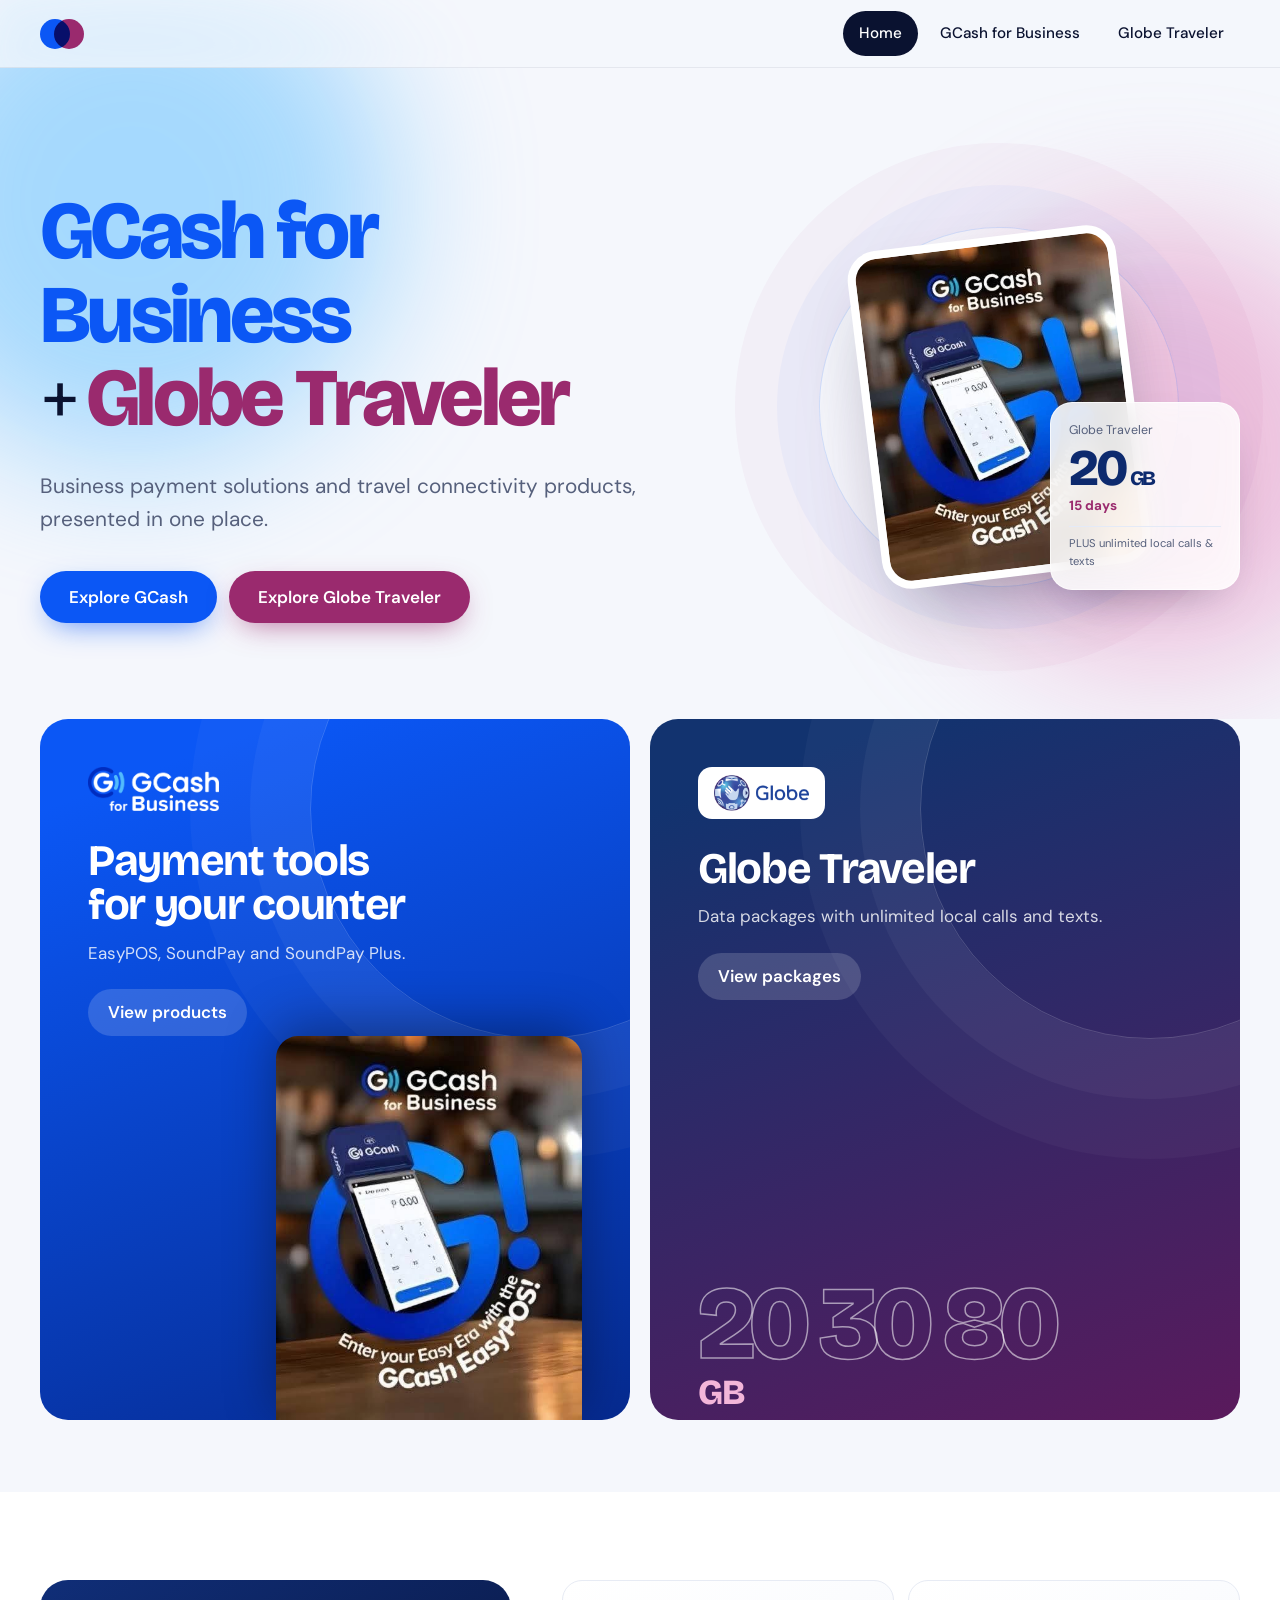
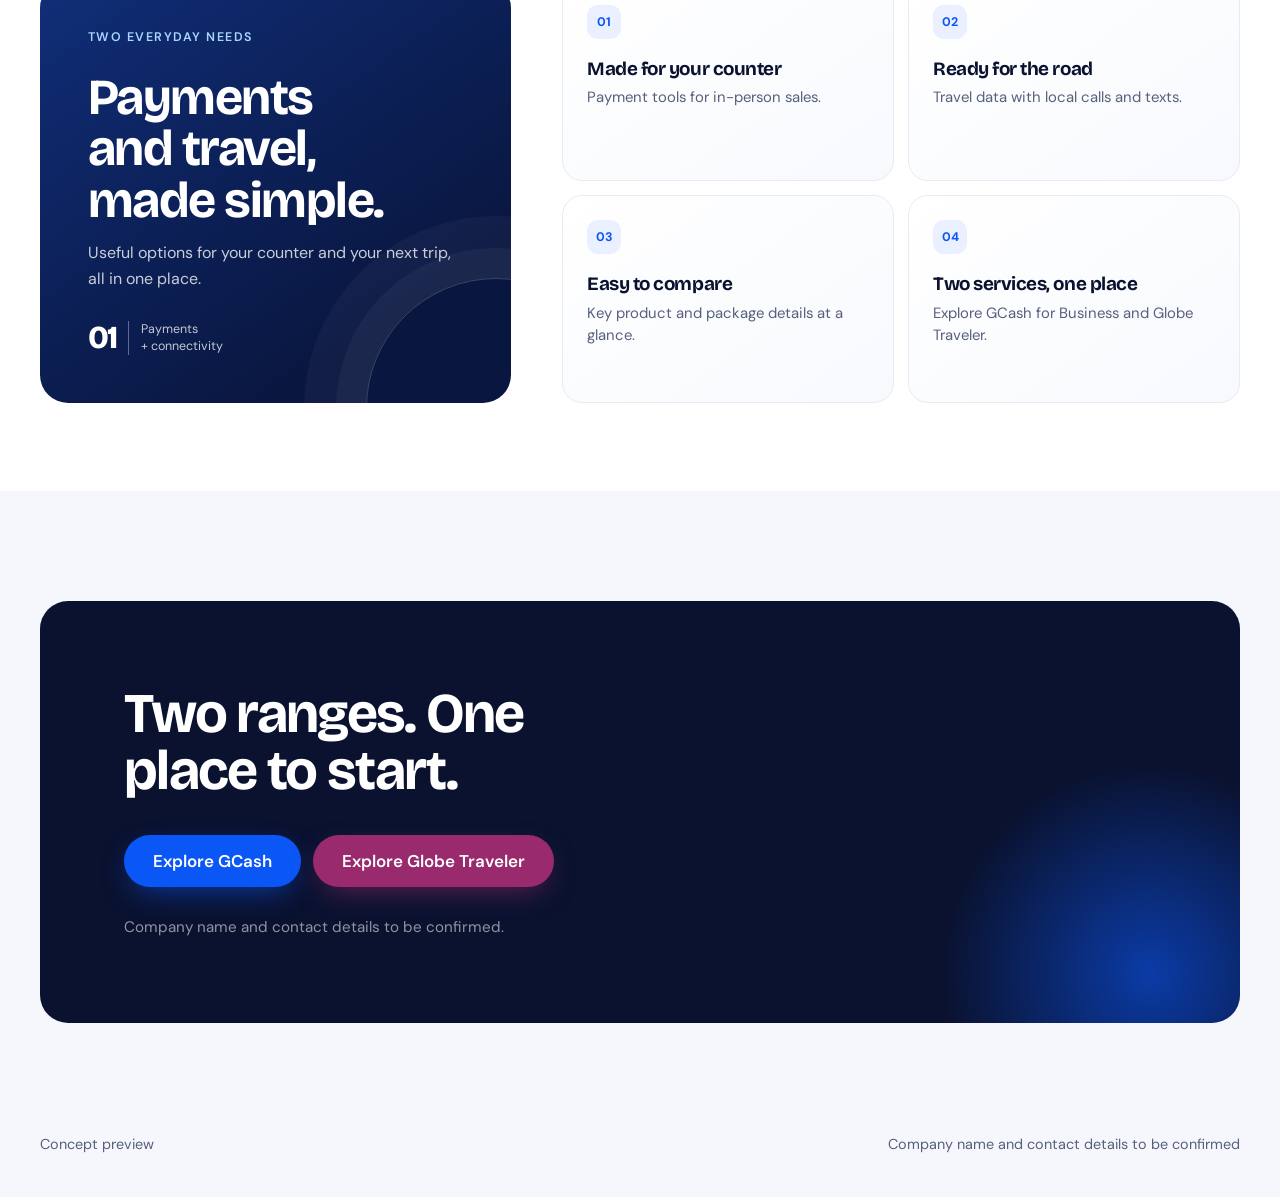
<file: index.html>
<!DOCTYPE html><html lang="en"><head><meta charset="utf-8"><meta name="viewport" content="width=device-width,initial-scale=1"><title>GCash for Business + Globe Traveler</title><meta name="description" content="Business payment solutions and travel connectivity products."><link rel="preconnect" href="https://fonts.googleapis.com"><link rel="preconnect" href="https://fonts.gstatic.com" crossorigin><link href="https://fonts.googleapis.com/css2?family=Bricolage+Grotesque:opsz,wght@12..96,300;12..96,600;12..96,700;12..96,800&family=DM+Sans:wght@400;500;600&display=swap" rel="stylesheet"><link rel="stylesheet" href="css/styles.css"></head><body><header class="site-header"><a class="mark" href="index.html" aria-label="Home"><i></i><i></i></a><nav id="nav" class="nav" aria-label="Main"><a href="index.html" aria-current="page">Home</a><a href="gcash.html">GCash for Business</a><a href="globe.html">Globe Traveler</a></nav><button class="menu-btn" aria-expanded="false" aria-controls="nav" aria-label="Open menu"><span></span><span></span></button></header><main>
<section class="hero"><div class="orb o1"></div><div class="orb o2"></div><div class="wrap">
<div class="hero-copy"><h1><span class="l1" data-in style="--i:0">GCash for Business</span><span class="l2" data-in style="--i:1"><em class="plus">+</em>Globe Traveler</span></h1>
<p class="lede" data-in style="--i:2">Business payment solutions and travel connectivity products, presented in one place.</p>
<div class="ctas" data-in style="--i:3"><a class="btn btn-blue" href="gcash.html">Explore GCash</a><a class="btn btn-plum" href="globe.html">Explore Globe Traveler</a></div></div><div class="home-art" aria-label="Featured products"><div class="home-device"><img src="assets/easypos.jpg" alt="GCash EasyPOS payment terminal"></div><div class="home-data"><span>Globe Traveler</span><strong>20<small>GB</small></strong><b>15 days</b><i>PLUS unlimited local calls &amp; texts</i></div><span class="art-orbit"></span></div></div></section>
<section class="wrap cats">
<a class="cat cat-gcash" href="gcash.html" data-reveal><div class="rings"></div><img class="logo" src="assets/gcash-for-business-logo.png" alt="GCash for Business" width="129" height="43"><h3>Payment tools for your counter</h3><p>EasyPOS, SoundPay and SoundPay Plus.</p><span class="go">View products</span><img class="shot" src="assets/easypos.jpg" alt="GCash EasyPOS handheld terminal" width="495" height="620"></a>
<a class="cat cat-globe" href="globe.html" data-reveal style="--i:1"><div class="rings"></div><span class="chip"><img src="assets/globe-logo.png" alt="Globe" width="95" height="36"></span><h3>Globe Traveler</h3><p>Data packages with unlimited local calls and texts.</p><span class="go">View packages</span><div class="gb" aria-hidden="true">20 30 80<small>GB</small></div></a>
</section>
<section class="why-sec"><div class="wrap why-grid"><div class="why-intro" data-reveal><span class="eyebrow">Two everyday needs</span><h2>Payments and travel, made simple.</h2><p>Useful options for your counter and your next trip, all in one place.</p><div class="why-stamp"><b>01</b><span>Payments<br>+ connectivity</span></div></div><ul class="why">
<li data-reveal style="--i:1"><h3>Made for your counter</h3><p>Payment tools for in-person sales.</p></li>
<li data-reveal style="--i:2"><h3>Ready for the road</h3><p>Travel data with local calls and texts.</p></li>
<li data-reveal style="--i:3"><h3>Easy to compare</h3><p>Key product and package details at a glance.</p></li>
<li data-reveal style="--i:4"><h3>Two services, one place</h3><p>Explore GCash for Business and Globe Traveler.</p></li></ul></div></section>
<section class="cta"><div class="wrap"><div class="cta-box" data-reveal><h2>Two ranges. One place to start.</h2><div class="ctas"><a class="btn btn-blue" href="gcash.html">Explore GCash</a><a class="btn btn-plum" href="globe.html">Explore Globe Traveler</a></div><p class="note">Company name and contact details to be confirmed.</p></div></div></section>
</main><footer class="site-footer"><div class="wrap"><span>Concept preview</span><span>Company name and contact details to be confirmed</span></div></footer><script src="js/app.js"></script></body></html>
</file>
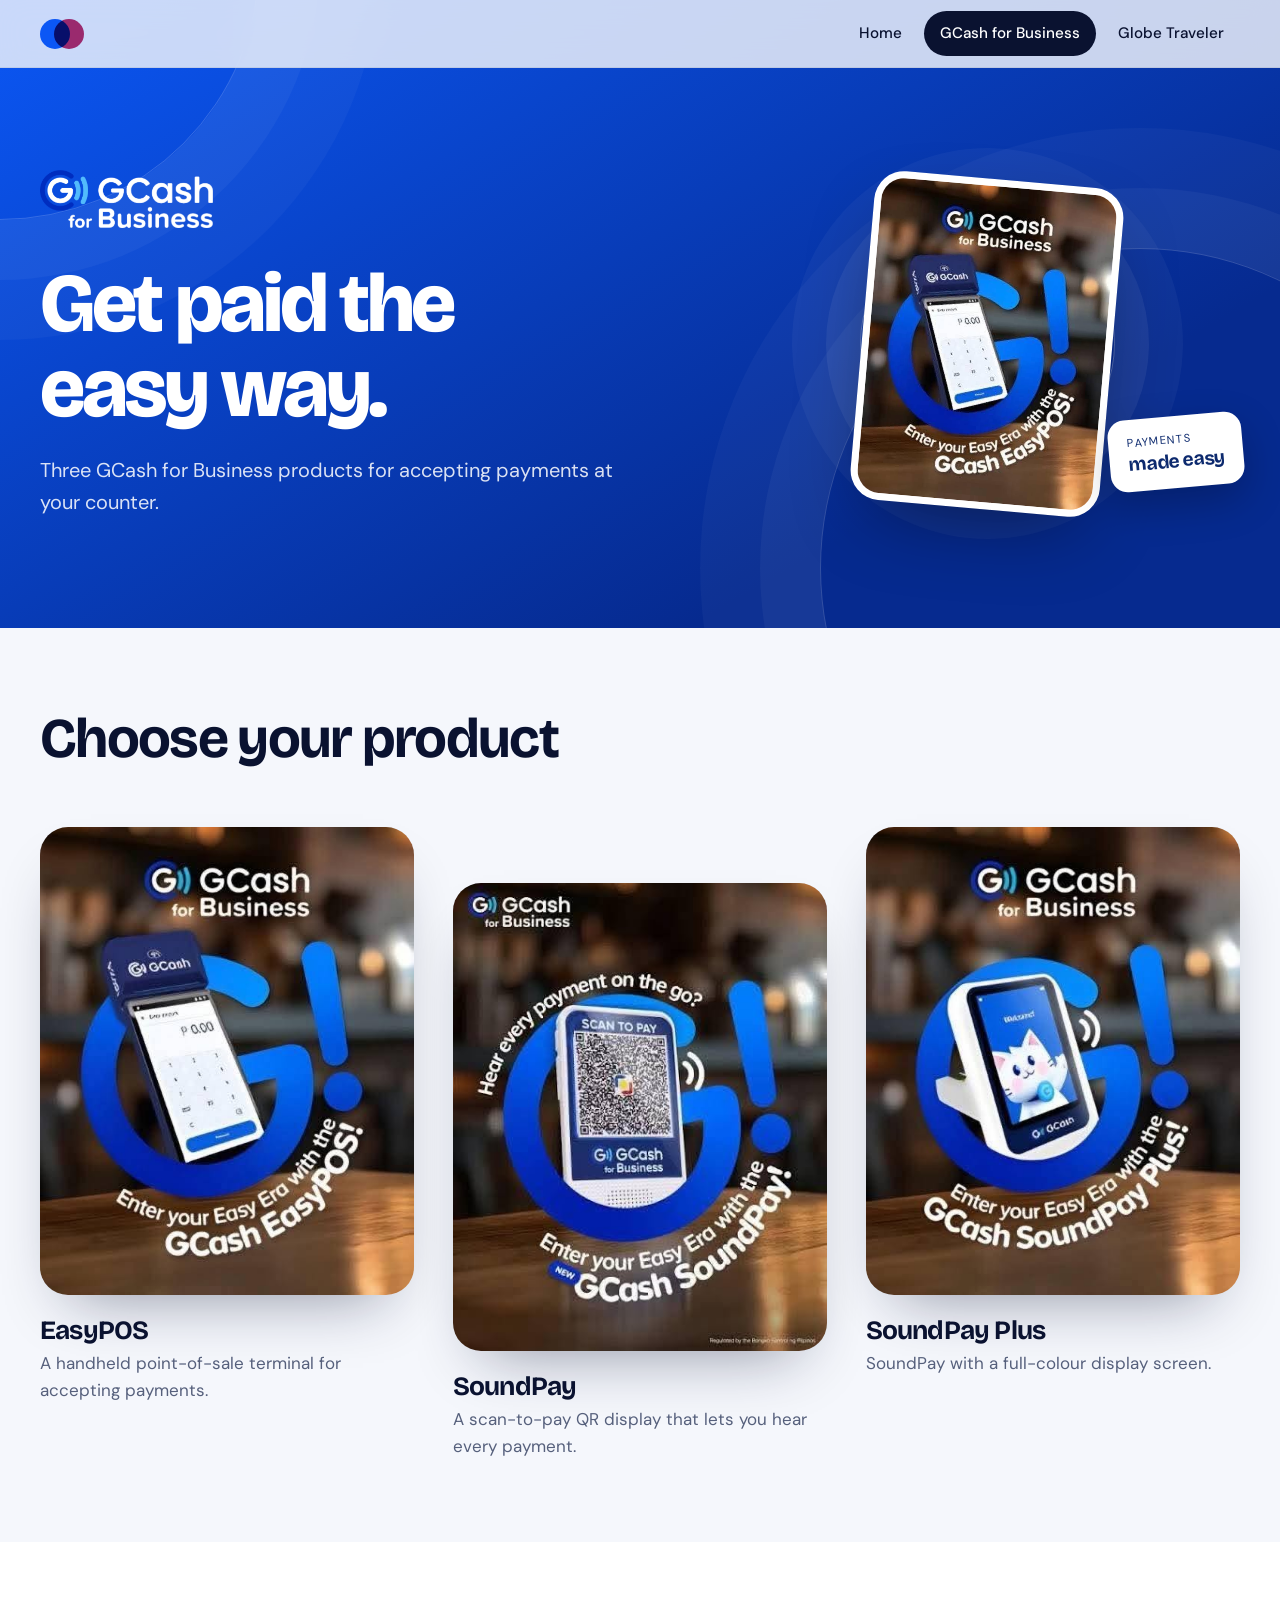
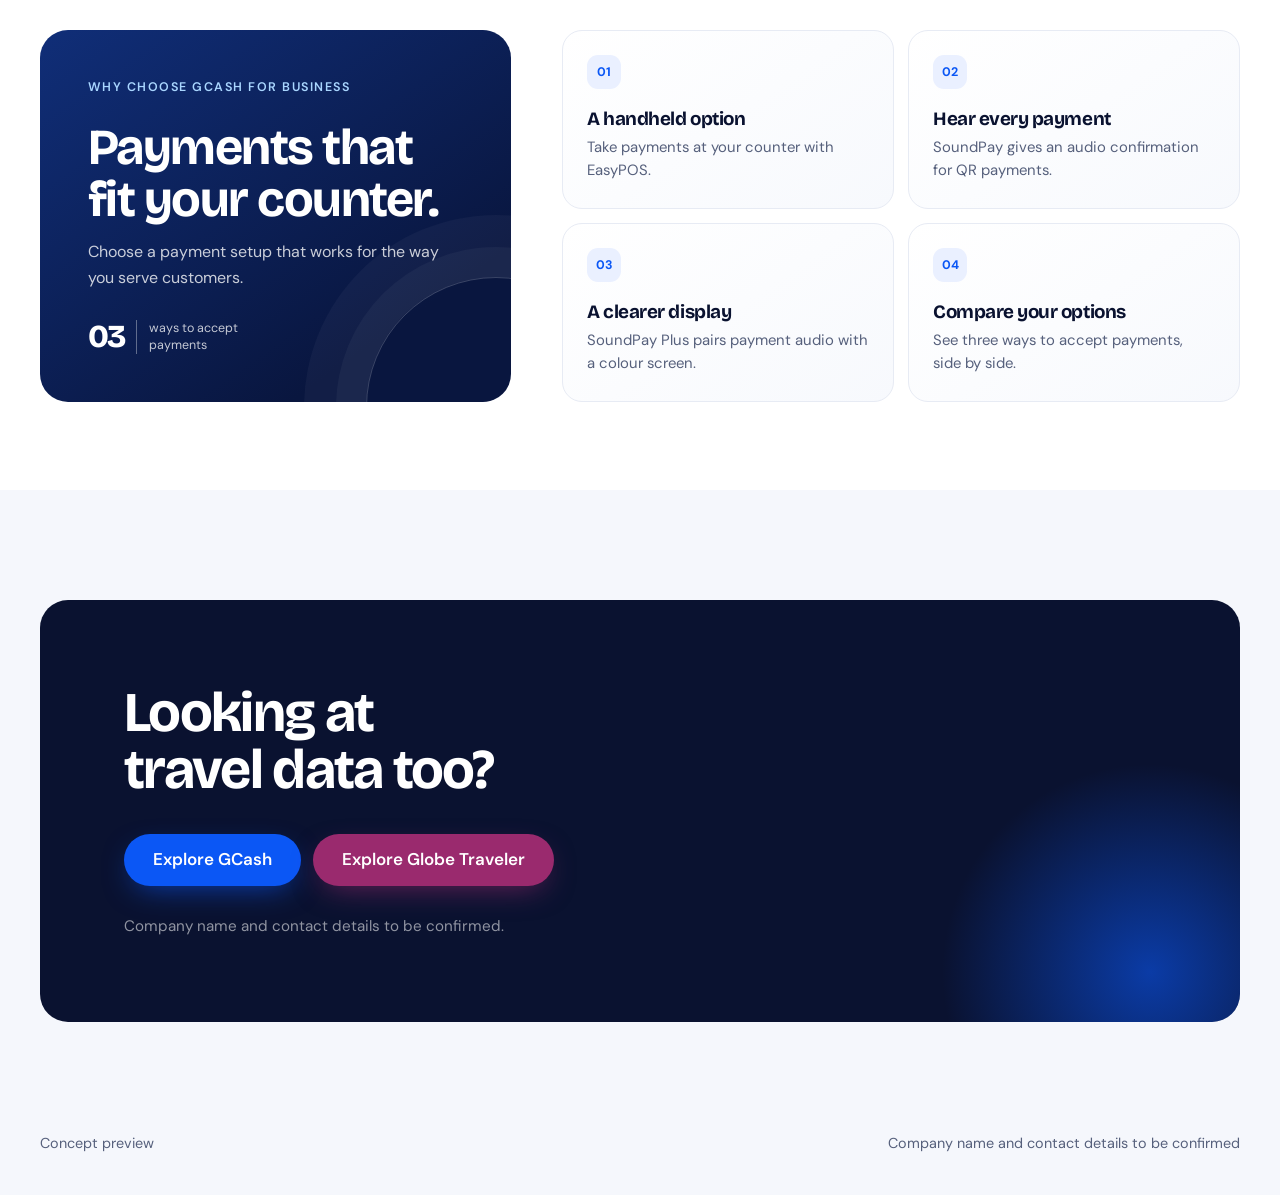
<file: gcash.html>
<!DOCTYPE html><html lang="en"><head><meta charset="utf-8"><meta name="viewport" content="width=device-width,initial-scale=1"><title>GCash for Business</title><meta name="description" content="GCash for Business products: EasyPOS, SoundPay and SoundPay Plus."><link rel="preconnect" href="https://fonts.googleapis.com"><link rel="preconnect" href="https://fonts.gstatic.com" crossorigin><link href="https://fonts.googleapis.com/css2?family=Bricolage+Grotesque:opsz,wght@12..96,300;12..96,600;12..96,700;12..96,800&family=DM+Sans:wght@400;500;600&display=swap" rel="stylesheet"><link rel="stylesheet" href="css/styles.css"></head><body><header class="site-header"><a class="mark" href="index.html" aria-label="Home"><i></i><i></i></a><nav id="nav" class="nav" aria-label="Main"><a href="index.html">Home</a><a href="gcash.html" aria-current="page">GCash for Business</a><a href="globe.html">Globe Traveler</a></nav><button class="menu-btn" aria-expanded="false" aria-controls="nav" aria-label="Open menu"><span></span><span></span></button></header><main>
<section class="phero gc"><div class="rings"></div><div class="rings b"></div><div class="wrap"><div class="phero-copy">
<img class="logo" src="assets/gcash-for-business-logo.png" alt="GCash for Business" width="129" height="43" data-in style="--i:0">
<h1 data-in style="--i:1">Get paid the easy way.</h1>
<p class="lede" data-in style="--i:2">Three GCash for Business products for accepting payments at your counter.</p></div><div class="phero-art gc-art" data-in style="--i:3"><div class="hero-photo"><img src="assets/easypos.jpg" alt="GCash EasyPOS handheld payment terminal"></div><span class="float-tag">PAYMENTS<br><b>made easy</b></span><span class="art-dot"></span></div></div></section>
<section class="products"><div class="wrap"><div class="sec-head" data-reveal><h2>Choose your product</h2></div><div class="pgrid">
<article class="prod" data-reveal style="--i:0"><div class="frame"><img src="assets/easypos.jpg" alt="GCash EasyPOS" width="495" height="620"></div><h3>EasyPOS</h3><p>A handheld point-of-sale terminal for accepting payments.</p></article>
<article class="prod" data-reveal style="--i:1"><div class="frame"><img src="assets/soundpay.jpg" alt="GCash SoundPay" width="399" height="501"></div><h3>SoundPay</h3><p>A scan-to-pay QR display that lets you hear every payment.</p></article>
<article class="prod" data-reveal style="--i:2"><div class="frame"><img src="assets/soundpayplus.jpg" alt="GCash SoundPay Plus" width="495" height="620"></div><h3>SoundPay Plus</h3><p>SoundPay with a full-colour display screen.</p></article>
</div></div></section><section class="why-sec"><div class="wrap why-grid"><div class="why-intro" data-reveal><span class="eyebrow">Why choose GCash for Business</span><h2>Payments that fit your counter.</h2><p>Choose a payment setup that works for the way you serve customers.</p><div class="why-stamp"><b>03</b><span>ways to accept<br>payments</span></div></div><ul class="why">
<li data-reveal style="--i:1"><h3>A handheld option</h3><p>Take payments at your counter with EasyPOS.</p></li>
<li data-reveal style="--i:2"><h3>Hear every payment</h3><p>SoundPay gives an audio confirmation for QR payments.</p></li>
<li data-reveal style="--i:3"><h3>A clearer display</h3><p>SoundPay Plus pairs payment audio with a colour screen.</p></li>
<li data-reveal style="--i:4"><h3>Compare your options</h3><p>See three ways to accept payments, side by side.</p></li></ul></div></section><section class="cta"><div class="wrap"><div class="cta-box" data-reveal><h2>Looking at travel data too?</h2><div class="ctas"><a class="btn btn-blue" href="gcash.html">Explore GCash</a><a class="btn btn-plum" href="globe.html">Explore Globe Traveler</a></div><p class="note">Company name and contact details to be confirmed.</p></div></div></section></main><footer class="site-footer"><div class="wrap"><span>Concept preview</span><span>Company name and contact details to be confirmed</span></div></footer><script src="js/app.js"></script></body></html>
</file>
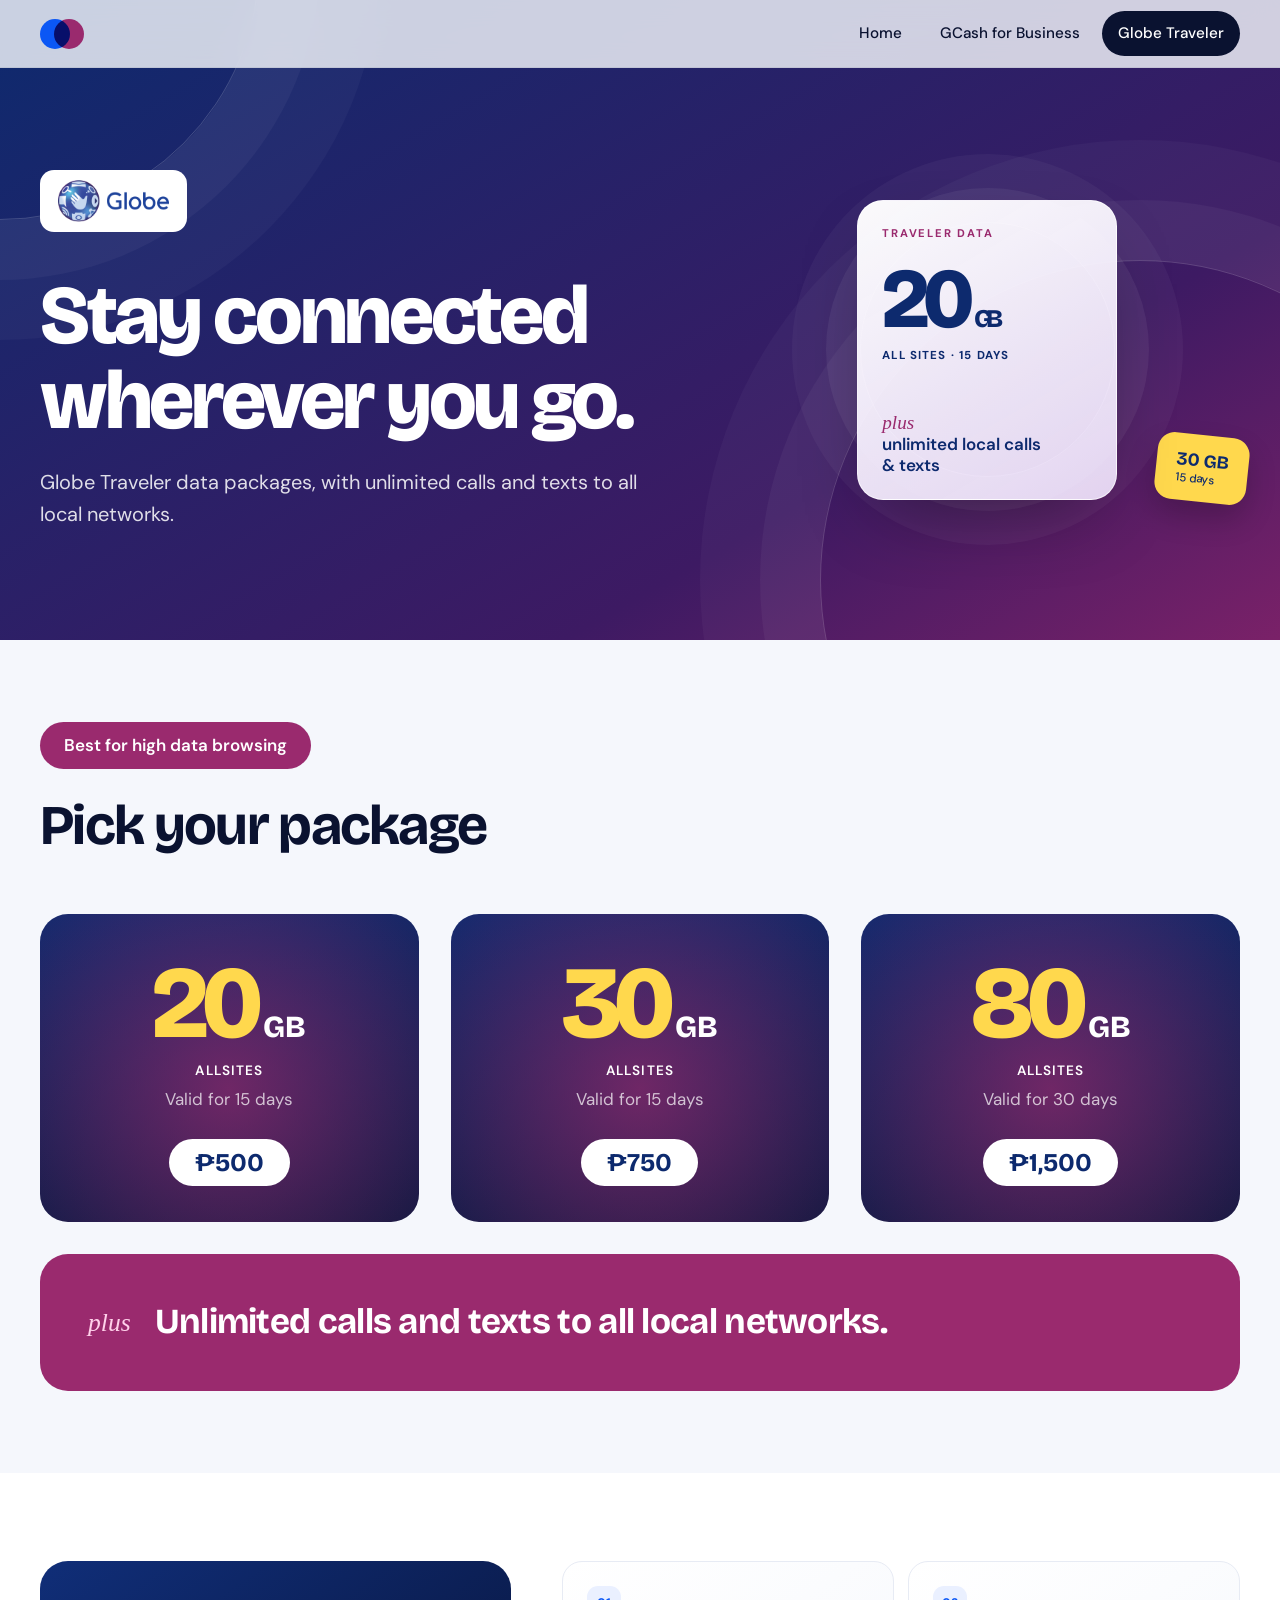
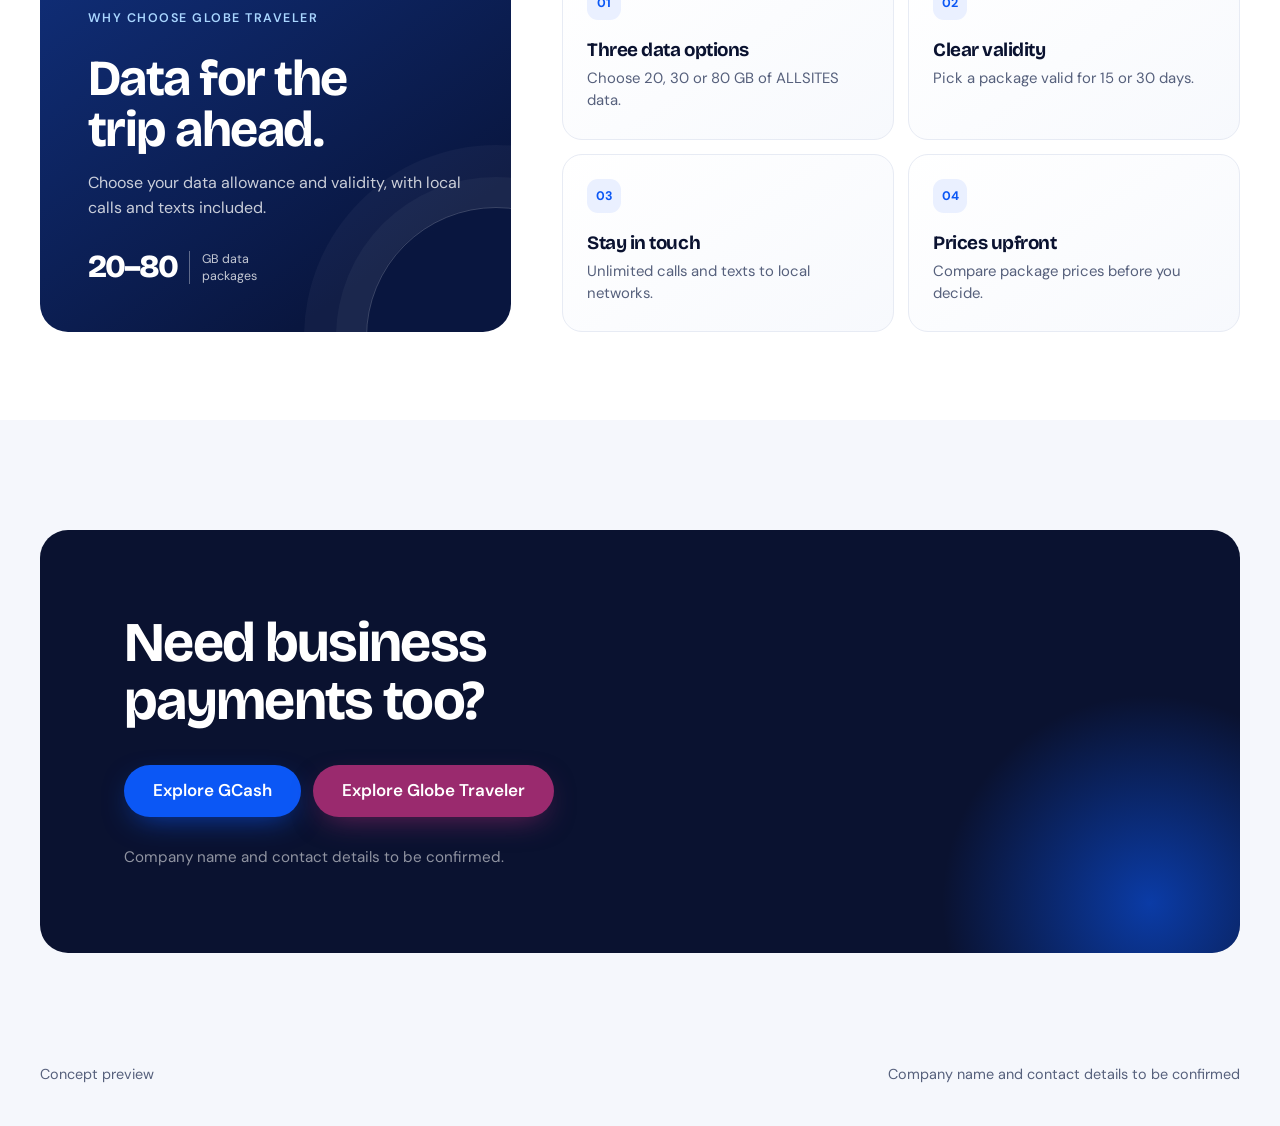
<file: globe.html>
<!DOCTYPE html><html lang="en"><head><meta charset="utf-8"><meta name="viewport" content="width=device-width,initial-scale=1"><title>Globe Traveler</title><meta name="description" content="Globe Traveler data packages with unlimited calls and texts to all local networks."><link rel="preconnect" href="https://fonts.googleapis.com"><link rel="preconnect" href="https://fonts.gstatic.com" crossorigin><link href="https://fonts.googleapis.com/css2?family=Bricolage+Grotesque:opsz,wght@12..96,300;12..96,600;12..96,700;12..96,800&family=DM+Sans:wght@400;500;600&display=swap" rel="stylesheet"><link rel="stylesheet" href="css/styles.css"></head><body><header class="site-header"><a class="mark" href="index.html" aria-label="Home"><i></i><i></i></a><nav id="nav" class="nav" aria-label="Main"><a href="index.html">Home</a><a href="gcash.html">GCash for Business</a><a href="globe.html" aria-current="page">Globe Traveler</a></nav><button class="menu-btn" aria-expanded="false" aria-controls="nav" aria-label="Open menu"><span></span><span></span></button></header><main>
<section class="phero gl"><div class="rings"></div><div class="rings b"></div><div class="wrap"><div class="phero-copy">
<span class="chip" data-in style="--i:0"><img src="assets/globe-logo.png" alt="Globe" width="95" height="36"></span>
<h1 data-in style="--i:1">Stay connected wherever you go.</h1>
<p class="lede" data-in style="--i:2">Globe Traveler data packages, with unlimited calls and texts to all local networks.</p></div><div class="phero-art gl-art" data-in style="--i:3"><div class="travel-card"><span>TRAVELER DATA</span><strong>20<small>GB</small></strong><b>ALL SITES · 15 DAYS</b><i>plus</i><em>unlimited local calls<br>&amp; texts</em></div><div class="travel-orbit">30 GB <span>15 days</span></div><span class="art-dot"></span></div></div></section>
<section class="products"><div class="wrap"><div class="sec-head" data-reveal><span class="pill">Best for high data browsing</span><h2>Pick your package</h2></div>
<div class="pk">
<article class="pkg" data-reveal style="--i:0"><div class="gbn">20<small>GB</small></div><div class="as">ALLSITES</div><div class="valid">Valid for 15 days</div><span class="price">₱500</span></article>
<article class="pkg" data-reveal style="--i:1"><div class="gbn">30<small>GB</small></div><div class="as">ALLSITES</div><div class="valid">Valid for 15 days</div><span class="price">₱750</span></article>
<article class="pkg" data-reveal style="--i:2"><div class="gbn">80<small>GB</small></div><div class="as">ALLSITES</div><div class="valid">Valid for 30 days</div><span class="price">₱1,500</span></article></div>
<div class="plus-band" data-reveal><i>plus</i><b>Unlimited calls and texts to all local networks.</b></div></div></section><section class="why-sec"><div class="wrap why-grid"><div class="why-intro" data-reveal><span class="eyebrow">Why choose Globe Traveler</span><h2>Data for the trip ahead.</h2><p>Choose your data allowance and validity, with local calls and texts included.</p><div class="why-stamp"><b>20–80</b><span>GB data<br>packages</span></div></div>
<ul class="why">
<li data-reveal style="--i:1"><h3>Three data options</h3><p>Choose 20, 30 or 80 GB of ALLSITES data.</p></li>
<li data-reveal style="--i:2"><h3>Clear validity</h3><p>Pick a package valid for 15 or 30 days.</p></li>
<li data-reveal style="--i:3"><h3>Stay in touch</h3><p>Unlimited calls and texts to local networks.</p></li>
<li data-reveal style="--i:4"><h3>Prices upfront</h3><p>Compare package prices before you decide.</p></li></ul></div></section><section class="cta"><div class="wrap"><div class="cta-box" data-reveal><h2>Need business payments too?</h2><div class="ctas"><a class="btn btn-blue" href="gcash.html">Explore GCash</a><a class="btn btn-plum" href="globe.html">Explore Globe Traveler</a></div><p class="note">Company name and contact details to be confirmed.</p></div></div></section></main><footer class="site-footer"><div class="wrap"><span>Concept preview</span><span>Company name and contact details to be confirmed</span></div></footer><script src="js/app.js"></script></body></html>
</file>
<file: css/styles.css>
:root{--ink:#0a1230;--blue:#0b57f5;--sky:#57bbff;--navy:#0d2a6e;--plum:#9a2a6e;--paper:#f5f7fc;--mist:#e4eaf7;--muted:#56607c;--r:28px;--ease:cubic-bezier(.2,.7,.2,1);--display:"Bricolage Grotesque","Segoe UI",system-ui,sans-serif;--body:"DM Sans","Segoe UI",system-ui,sans-serif}
*,*::before,*::after{box-sizing:border-box;margin:0}
html{scroll-behavior:smooth;-webkit-text-size-adjust:100%}
body{font:400 1.0625rem/1.6 var(--body);color:var(--ink);background:var(--paper);overflow-x:clip;opacity:0;animation:pg .6s var(--ease) forwards}
body.leaving{animation:none;opacity:0;transition:opacity .25s}
@keyframes pg{to{opacity:1}}
img{display:block;max-width:100%;height:auto}
a{color:inherit;text-decoration:none}
:focus-visible{outline:3px solid var(--sky);outline-offset:3px;border-radius:6px}
.wrap{width:min(1200px,100% - 40px);margin-inline:auto}
h1,h2,h3{font-family:var(--display);line-height:1.02;letter-spacing:-.03em;text-wrap:balance}
h2{font-size:clamp(2rem,5vw,3.5rem);font-weight:700}
p{max-width:52ch}
/* header */
.site-header{position:fixed;inset:0 0 auto;z-index:50;height:68px;display:flex;align-items:center;justify-content:space-between;padding:0 max(20px,calc((100% - 1200px)/2));background:rgba(245,247,252,.82);backdrop-filter:blur(14px);-webkit-backdrop-filter:blur(14px);border-bottom:1px solid rgba(10,18,48,.07)}
.mark{position:relative;width:44px;height:30px;z-index:60}
.mark i{position:absolute;top:0;width:30px;height:30px;border-radius:50%}
.mark i:first-child{left:0;background:var(--blue)}
.mark i:last-child{left:14px;background:var(--plum);mix-blend-mode:multiply}
.nav{display:flex;gap:6px}
.nav a{padding:10px 16px;border-radius:99px;font-weight:500;font-size:.95rem;transition:background .3s,color .3s}
.nav a:hover{background:var(--mist)}
.nav a[aria-current=page]{background:var(--ink);color:#fff}
.menu-btn{display:none;position:relative;z-index:60;width:48px;height:48px;border:0;background:none;cursor:pointer}
.menu-btn span{position:absolute;left:12px;right:12px;height:2px;background:var(--ink);border-radius:2px;transition:transform .4s var(--ease),top .4s var(--ease),background .3s}
.menu-btn span:first-child{top:19px}.menu-btn span:last-child{top:28px}
.menu-open .menu-btn span{background:#fff}
.menu-open .menu-btn span:first-child{top:23px;transform:rotate(45deg)}
.menu-open .menu-btn span:last-child{top:23px;transform:rotate(-45deg)}
@media(max-width:760px){
 .menu-btn{display:block}
 .nav{position:fixed;inset:0;z-index:55;flex-direction:column;justify-content:center;gap:4px;padding:0 28px;background:var(--ink);clip-path:circle(0 at calc(100% - 44px) 34px);transition:clip-path .7s var(--ease);visibility:hidden}
 .menu-open .nav{clip-path:circle(150% at calc(100% - 44px) 34px);visibility:visible}
 .nav a{font:700 clamp(2rem,9vw,2.75rem)/1.15 var(--display);letter-spacing:-.03em;color:#fff;padding:12px 0;border-radius:0;opacity:0;transform:translateY(24px);transition:opacity .5s,transform .6s var(--ease)}
 .nav a:hover{background:none}.nav a[aria-current=page]{background:none;color:var(--sky)}
 .menu-open .nav a{opacity:1;transform:none;transition-delay:calc(.2s + var(--i)*.07s)}
 .menu-open{overflow:hidden}
}
/* buttons */
.btn{display:inline-flex;align-items:center;justify-content:center;min-height:52px;padding:0 28px;border-radius:99px;font-weight:600;border:1.5px solid transparent;transition:transform .35s var(--ease),background .3s,color .3s,box-shadow .35s}
.btn:hover{transform:translateY(-3px)}
.btn-blue{background:var(--blue);color:#fff;box-shadow:0 10px 30px -10px rgba(11,87,245,.7)}
.btn-plum{background:var(--plum);color:#fff;box-shadow:0 10px 30px -10px rgba(154,42,110,.7)}
.btn-ghost{border-color:currentColor}
.btn-ghost:hover{background:rgba(255,255,255,.12)}
.ctas{display:flex;flex-wrap:wrap;gap:12px;margin-top:36px}
/* hero */
.hero{position:relative;overflow:hidden;isolation:isolate;padding:clamp(120px,18vw,190px) 0 clamp(56px,8vw,96px)}
.orb{position:absolute;border-radius:50%;filter:blur(70px);opacity:.5;animation:float 14s ease-in-out infinite alternate;pointer-events:none}
.o1{width:min(46vw,520px);aspect-ratio:1;background:var(--sky);top:-8%;left:-10%}
.o2{width:min(40vw,440px);aspect-ratio:1;background:#e58bc0;right:-8%;top:32%;animation-delay:-6s}
@keyframes float{to{transform:translate3d(30px,-26px,0) scale(1.08)}}
.hero .wrap{position:relative}
.hero h1{font-size:clamp(2.5rem,8.4vw,6.4rem);font-weight:800;letter-spacing:-.045em}
.hero h1 span{display:block}
.l1{color:var(--blue)}.plus{font-style:normal;color:var(--ink);font-weight:300;margin-right:.12em}.l2{color:var(--plum)}
.hero .lede{margin-top:28px;font-size:clamp(1.05rem,2vw,1.3rem);color:var(--muted)}
.hero [data-in],.phero [data-in]{opacity:0;transform:translateY(34px);animation:rise 1s var(--ease) forwards;animation-delay:calc(.15s + var(--i)*.13s)}
@keyframes rise{to{opacity:1;transform:none}}
/* category panels */
.cats{display:grid;gap:20px;grid-template-columns:1fr 1fr;padding-bottom:clamp(64px,10vw,120px)}
.cat{position:relative;display:flex;flex-direction:column;overflow:hidden;min-height:620px;padding:clamp(28px,4vw,48px) clamp(24px,4vw,48px) 0;border-radius:var(--r);color:#fff;isolation:isolate;transition:transform .6s var(--ease)}
.cat:hover{transform:translateY(-6px)}
.cat-gcash{background:linear-gradient(160deg,#0b57f5 10%,#062a8f 100%)}
.cat-globe{background:linear-gradient(160deg,#12336f 10%,#5a1a5c 100%)}
.cat img.logo{align-self:flex-start;height:44px;width:auto;margin-bottom:28px}
.chip{align-self:flex-start;background:#fff;border-radius:14px;padding:8px 16px;margin-bottom:28px}
.chip img{height:36px;width:auto}
.cat h3{font-size:clamp(1.9rem,3.4vw,2.8rem);font-weight:700}
.cat p{margin-top:12px;color:rgba(255,255,255,.82)}
.go{align-self:flex-start;margin-top:22px;padding:10px 20px;border-radius:99px;background:rgba(255,255,255,.16);font-weight:600;transition:background .3s,padding .4s var(--ease)}
.cat:hover .go{background:#fff;color:var(--ink);padding-inline:28px}
.cat .shot{margin:auto 0 0 auto;width:min(62%,320px);border-radius:22px 22px 0 0;box-shadow:0 -10px 50px rgba(0,0,0,.35);transition:transform .7s var(--ease)}
.cat:hover .shot{transform:translateY(-10px)}
.rings{position:absolute;z-index:-1;right:-140px;top:-140px;width:460px;aspect-ratio:1;border-radius:50%;border:1px solid rgba(255,255,255,.18);box-shadow:0 0 0 60px rgba(255,255,255,.04),0 0 0 120px rgba(255,255,255,.03)}
.cat{container-type:inline-size}
.gb{margin:auto 0 0;padding:32px 0 12px;white-space:nowrap;font:800 4rem/.85 var(--display);font-size:21cqi;letter-spacing:-.06em;color:transparent;-webkit-text-stroke:1.5px rgba(255,255,255,.55)}
.gb small{display:block;font-size:.34em;letter-spacing:-.02em;-webkit-text-stroke:0;color:#f3b6d9;margin-top:10px}
/* why */
.why-sec{padding:clamp(56px,7vw,88px) 0;background:#fff}
.why-grid{display:grid;grid-template-columns:minmax(260px,.82fr) minmax(0,1.18fr);align-items:stretch;gap:clamp(24px,4vw,56px)}
.why-intro{position:relative;isolation:isolate;overflow:hidden;display:flex;flex-direction:column;align-items:flex-start;min-height:360px;padding:clamp(28px,4vw,48px);border-radius:var(--r);background:linear-gradient(145deg,#102e78,#09163f 78%);color:#fff}
.why-intro::after{content:"";position:absolute;z-index:-1;width:260px;aspect-ratio:1;right:-115px;bottom:-135px;border:1px solid rgba(255,255,255,.2);border-radius:50%;box-shadow:0 0 0 30px rgba(255,255,255,.04),0 0 0 62px rgba(255,255,255,.035)}
.why-intro .eyebrow{font-size:.78rem;font-weight:600;letter-spacing:.12em;text-transform:uppercase;color:#a9d6ff}
.why-intro h2{margin-top:24px;font-size:clamp(2rem,4vw,3.15rem);max-width:12ch}
.why-intro p{margin-top:14px;color:rgba(255,255,255,.78);font-size:1rem;max-width:34ch}
.why-stamp{display:flex;align-items:center;gap:12px;margin-top:auto;padding-top:30px}
.why-stamp b{font:800 2rem/.9 var(--display);letter-spacing:-.06em;color:#fff}
.why-stamp span{padding-left:12px;border-left:1px solid rgba(255,255,255,.35);font-size:.78rem;line-height:1.35;color:rgba(255,255,255,.76)}
.why{list-style:none;padding:0;display:grid;grid-template-columns:repeat(2,minmax(0,1fr));gap:14px;counter-reset:why-item}
.why li{position:relative;min-height:170px;padding:24px;border:1px solid #e7ebf4;border-radius:20px;background:linear-gradient(145deg,#fff,#f7f9fd);transition:transform .35s var(--ease),box-shadow .35s,border-color .35s}
.why li:hover{transform:translateY(-4px);border-color:#cbd8f4;box-shadow:0 18px 36px -26px rgba(10,18,48,.35)}
.why li::before{counter-increment:why-item;content:"0" counter(why-item);display:grid;place-items:center;width:34px;height:34px;margin-bottom:20px;border-radius:11px;background:#eaf0ff;color:var(--blue);font:700 .78rem var(--body)}
.why h3{font-size:1.18rem;font-weight:700;letter-spacing:-.025em}
.why p{margin-top:8px;color:var(--muted);font-size:.93rem;line-height:1.5}
/* cta + footer */
.cta{padding:clamp(56px,9vw,110px) 0}
.cta-box{position:relative;overflow:hidden;background:var(--ink);color:#fff;border-radius:var(--r);padding:clamp(36px,7vw,84px)}
.cta-box::after{content:"";position:absolute;right:-120px;bottom:-160px;width:420px;aspect-ratio:1;border-radius:50%;background:radial-gradient(circle,var(--blue),transparent 70%);opacity:.6}
.cta-box>*{position:relative;z-index:1}
.cta-box h2{max-width:14ch}
.cta-box .note{margin-top:28px;color:rgba(255,255,255,.55);font-size:.95rem}
.site-footer{padding:0 0 40px;color:var(--muted);font-size:.9rem}
.site-footer .wrap{display:flex;flex-wrap:wrap;gap:12px 32px;justify-content:space-between}
/* inner pages */
.phero{position:relative;overflow:hidden;isolation:isolate;color:#fff;padding:clamp(120px,16vw,170px) 0 clamp(64px,9vw,110px)}
.phero.gc{background:linear-gradient(150deg,#0b57f5,#062a8f 75%)}
.phero.gl{background:linear-gradient(150deg,#0d2a6e,#3d1a63 70%,#7a2168)}
.phero h1{font-size:clamp(2.4rem,7vw,5.2rem);font-weight:800;letter-spacing:-.04em;max-width:16ch}
.phero .lede{margin-top:22px;font-size:clamp(1.05rem,2vw,1.25rem);color:rgba(255,255,255,.85)}
.phero img.logo{height:clamp(42px,6vw,58px);width:auto;margin-bottom:34px}
.phero .chip{display:inline-block;padding:10px 18px;margin-bottom:34px}.phero .chip img{height:42px;margin:0}
.phero .rings{right:-180px;top:auto;bottom:-260px;width:640px;animation:float 16s ease-in-out infinite alternate}
.phero .rings.b{right:auto;left:-260px;top:-300px;bottom:auto;width:520px;animation-delay:-8s}
.products{padding:clamp(56px,9vw,110px) 0}
.sec-head{margin-bottom:clamp(32px,5vw,60px)}
.sec-head p{margin-top:14px;color:var(--muted)}
.pgrid{display:grid;grid-template-columns:repeat(3,1fr);gap:clamp(20px,3vw,40px);align-items:start}
.prod:nth-child(2){margin-top:56px}
.prod .frame{overflow:hidden;border-radius:var(--r);background:var(--mist);box-shadow:0 30px 60px -30px rgba(10,18,48,.45)}
.prod img{width:100%;aspect-ratio:4/5;object-fit:cover;transition:transform .9s var(--ease)}
.prod:hover img{transform:scale(1.05)}
.prod h3{margin-top:22px;font-size:1.65rem;font-weight:700}
.prod p{margin-top:6px;color:var(--muted)}
.prod .frame{transition:transform .6s var(--ease),box-shadow .6s}
.prod:hover .frame{transform:translateY(-8px);box-shadow:0 44px 70px -30px rgba(11,87,245,.5)}
/* packages */
.pk{display:grid;grid-template-columns:repeat(3,1fr);gap:clamp(16px,3vw,32px)}
.pkg{position:relative;overflow:hidden;text-align:center;padding:44px 24px 36px;border-radius:var(--r);background:linear-gradient(170deg,var(--navy),#08173d);color:#fff;transition:transform .6s var(--ease),box-shadow .6s}
.pkg:hover{transform:translateY(-8px);box-shadow:0 40px 60px -30px rgba(13,42,110,.7)}
.pkg::before{content:"";position:absolute;inset:auto -30% -55% -30%;aspect-ratio:1;border-radius:50%;background:radial-gradient(circle,rgba(154,42,110,.7),transparent 65%)}
.pkg>*{position:relative}
.pkg .gbn{font:800 clamp(4.5rem,8vw,6.5rem)/.9 var(--display);letter-spacing:-.06em;color:#ffd84d}
.pkg .gbn small{font-size:.3em;letter-spacing:0;margin-left:6px;color:#fff}
.pkg .as{margin-top:10px;font-weight:600;letter-spacing:.08em;font-size:.85rem}
.pkg .valid{margin-top:4px;color:rgba(255,255,255,.72)}
.pkg .price{display:inline-block;margin-top:26px;padding:8px 26px;border-radius:99px;background:#fff;color:var(--navy);font:700 1.6rem var(--display)}
.pill{display:inline-block;padding:10px 24px;border-radius:99px;background:var(--plum);color:#fff;font-weight:600;margin-bottom:28px}
.plus-band{margin-top:clamp(16px,3vw,32px);padding:clamp(28px,5vw,48px);border-radius:var(--r);background:var(--plum);color:#fff;display:flex;align-items:center;gap:24px}
.plus-band b{font:700 clamp(1.4rem,3vw,2.2rem)/1.15 var(--display);letter-spacing:-.02em}
.plus-band i{font:italic 400 1.6rem Georgia,serif;color:#ffd0ea}
/* reveal */
[data-reveal]{opacity:0;transform:translateY(28px);transition:opacity .9s var(--ease),transform .9s var(--ease);transition-delay:calc(var(--i,0)*.12s)}
[data-reveal].in{opacity:1;transform:none}
/* responsive */
@media(max-width:900px){
 .cats,.why-grid{grid-template-columns:1fr}
 .why-intro{min-height:300px}
 .cat{min-height:560px}
 .pgrid,.pk{grid-template-columns:1fr;max-width:440px;margin-inline:auto}
 .prod:nth-child(2){margin-top:0}
 .pkg{padding:36px 20px 30px}
}
@media(max-width:560px){
 body{font-size:1rem}
 .wrap{width:calc(100% - 32px)}
 .why{grid-template-columns:1fr}
 .why li{min-height:0}
 .ctas .btn{flex:1 1 100%}
 .cat{min-height:0;border-radius:24px}
 .cat .shot{width:70%}
 .plus-band{flex-direction:column;align-items:flex-start;gap:8px}
 .cta-box .btn{width:100%}
}
@media(prefers-reduced-motion:reduce){
 *,*::before,*::after{animation:none!important;transition:none!important;scroll-behavior:auto!important}
 body,.hero [data-in],[data-reveal]{opacity:1!important;transform:none!important}
}
/* fuller hero compositions and benefit sections */
.hero .wrap{display:grid;grid-template-columns:minmax(0,1.15fr) minmax(280px,.85fr);align-items:center;gap:clamp(28px,5vw,72px)}
.cats{padding-bottom:clamp(48px,6vw,72px)}
.products{padding:clamp(52px,7vw,82px) 0}
.why-sec{padding:clamp(56px,7vw,88px) 0}
.hero-copy{position:relative;z-index:2;min-width:0}
.hero h1{font-size:clamp(2.7rem,6.4vw,5.6rem)}
.home-art{position:relative;min-height:390px;display:flex;align-items:center;justify-content:center;isolation:isolate}
.art-orbit{position:absolute;z-index:-1;width:min(34vw,360px);aspect-ratio:1;border:1px solid rgba(11,87,245,.15);border-radius:50%;box-shadow:0 0 0 42px rgba(11,87,245,.035),0 0 0 84px rgba(154,42,110,.035);transform:rotate(-18deg)}
.home-device{position:relative;width:clamp(175px,22vw,270px);height:340px;overflow:hidden;border:8px solid #fff;border-radius:30px;background:#fff;box-shadow:0 35px 80px -28px rgba(10,18,48,.4);transform:rotate(-7deg)}
.home-device img{width:100%;height:100%;object-fit:cover}
.home-data{position:absolute;right:0;bottom:12px;z-index:2;width:190px;padding:18px;border:1px solid rgba(255,255,255,.7);border-radius:22px;background:rgba(255,255,255,.88);box-shadow:0 20px 50px -24px rgba(10,18,48,.4);backdrop-filter:blur(14px);display:grid;gap:3px}
.home-data span,.home-data i{font-size:.78rem;color:var(--muted);font-style:normal}
.home-data strong{font:800 3.2rem/.95 var(--display);color:var(--navy);letter-spacing:-.06em}
.home-data strong small{font-size:.4em;margin-left:4px}
.home-data b{font-size:.84rem;color:var(--plum)}
.home-data i{margin-top:6px;padding-top:8px;border-top:1px solid var(--mist);font-size:.7rem}
.phero .wrap{display:grid;grid-template-columns:minmax(0,1.1fr) minmax(260px,.9fr);align-items:center;gap:clamp(30px,6vw,90px)}
.phero-copy{position:relative;z-index:2}
.phero-art{position:relative;min-height:340px;display:flex;align-items:center;justify-content:center;isolation:isolate}
.hero-photo{height:330px;width:250px;overflow:hidden;border:7px solid rgba(255,255,255,.82);border-radius:30px;background:#fff;box-shadow:0 30px 80px -24px rgba(0,0,0,.48);transform:rotate(5deg)}
.hero-photo img{width:100%;height:100%;object-fit:cover}
.float-tag{position:absolute;right:-3px;bottom:26px;padding:15px 19px;border-radius:17px;background:#fff;color:var(--navy);font-size:.7rem;letter-spacing:.12em;box-shadow:0 16px 40px rgba(0,0,0,.24);transform:rotate(-5deg)}
.float-tag b{font:700 1.2rem var(--display);letter-spacing:-.02em}
.art-dot{position:absolute;z-index:-1;width:255px;aspect-ratio:1;border:1px solid rgba(255,255,255,.32);border-radius:50%;box-shadow:0 0 0 34px rgba(255,255,255,.06),0 0 0 68px rgba(255,255,255,.04)}
.travel-card{position:relative;z-index:1;width:260px;min-height:300px;padding:24px;border:1px solid rgba(255,255,255,.65);border-radius:26px;background:linear-gradient(150deg,rgba(255,255,255,.98),rgba(242,231,255,.9));color:var(--navy);box-shadow:0 30px 80px -28px rgba(0,0,0,.45);display:flex;flex-direction:column}
.travel-card span{font-size:.7rem;font-weight:700;letter-spacing:.16em;color:var(--plum)}
.travel-card strong{margin-top:20px;font:800 5.3rem/.85 var(--display);letter-spacing:-.07em}
.travel-card strong small{font-size:.3em;margin-left:6px}
.travel-card b{margin-top:12px;font-size:.72rem;letter-spacing:.1em}
.travel-card i{margin-top:auto;font:italic 1.2rem Georgia,serif;color:var(--plum)}
.travel-card em{font-style:normal;font-weight:600;line-height:1.2}
.travel-orbit{position:absolute;right:-8px;bottom:18px;padding:15px 20px;border-radius:17px;background:#ffd84d;color:var(--navy);font:700 1.15rem var(--display);box-shadow:0 15px 30px rgba(0,0,0,.2);transform:rotate(6deg)}
.travel-orbit span{display:block;font:500 .72rem var(--body)}
@media(max-width:900px){
 .hero .wrap,.phero .wrap{grid-template-columns:1fr}
 .hero .wrap{gap:20px}
 .home-art{min-height:300px;margin-top:8px}
 .home-device{height:285px;width:210px}
 .home-data{right:calc(50% - 185px);bottom:4px}
 .phero-art{min-height:290px}
 .hero-photo{height:270px;width:205px}
 .travel-card{width:230px;min-height:270px}
}
@media(max-width:560px){
 .hero .wrap,.phero .wrap{gap:18px}
 .hero h1{font-size:clamp(2.6rem,12vw,4rem)}
 .home-art{min-height:270px}
 .home-device{height:250px;width:180px}
 .home-data{right:0;width:158px;padding:14px}
 .home-data strong{font-size:2.7rem}
 .home-data i{font-size:.64rem}
 .phero-art{min-height:260px}
 .hero-photo{height:235px;width:178px}
 .float-tag{right:0}
 .travel-card{width:210px;min-height:250px;padding:20px}
 .travel-card strong{font-size:4.7rem}
 .travel-orbit{right:-2px;bottom:4px;padding:12px 15px}
 .why li{grid-template-columns:1fr}
}
</file>
